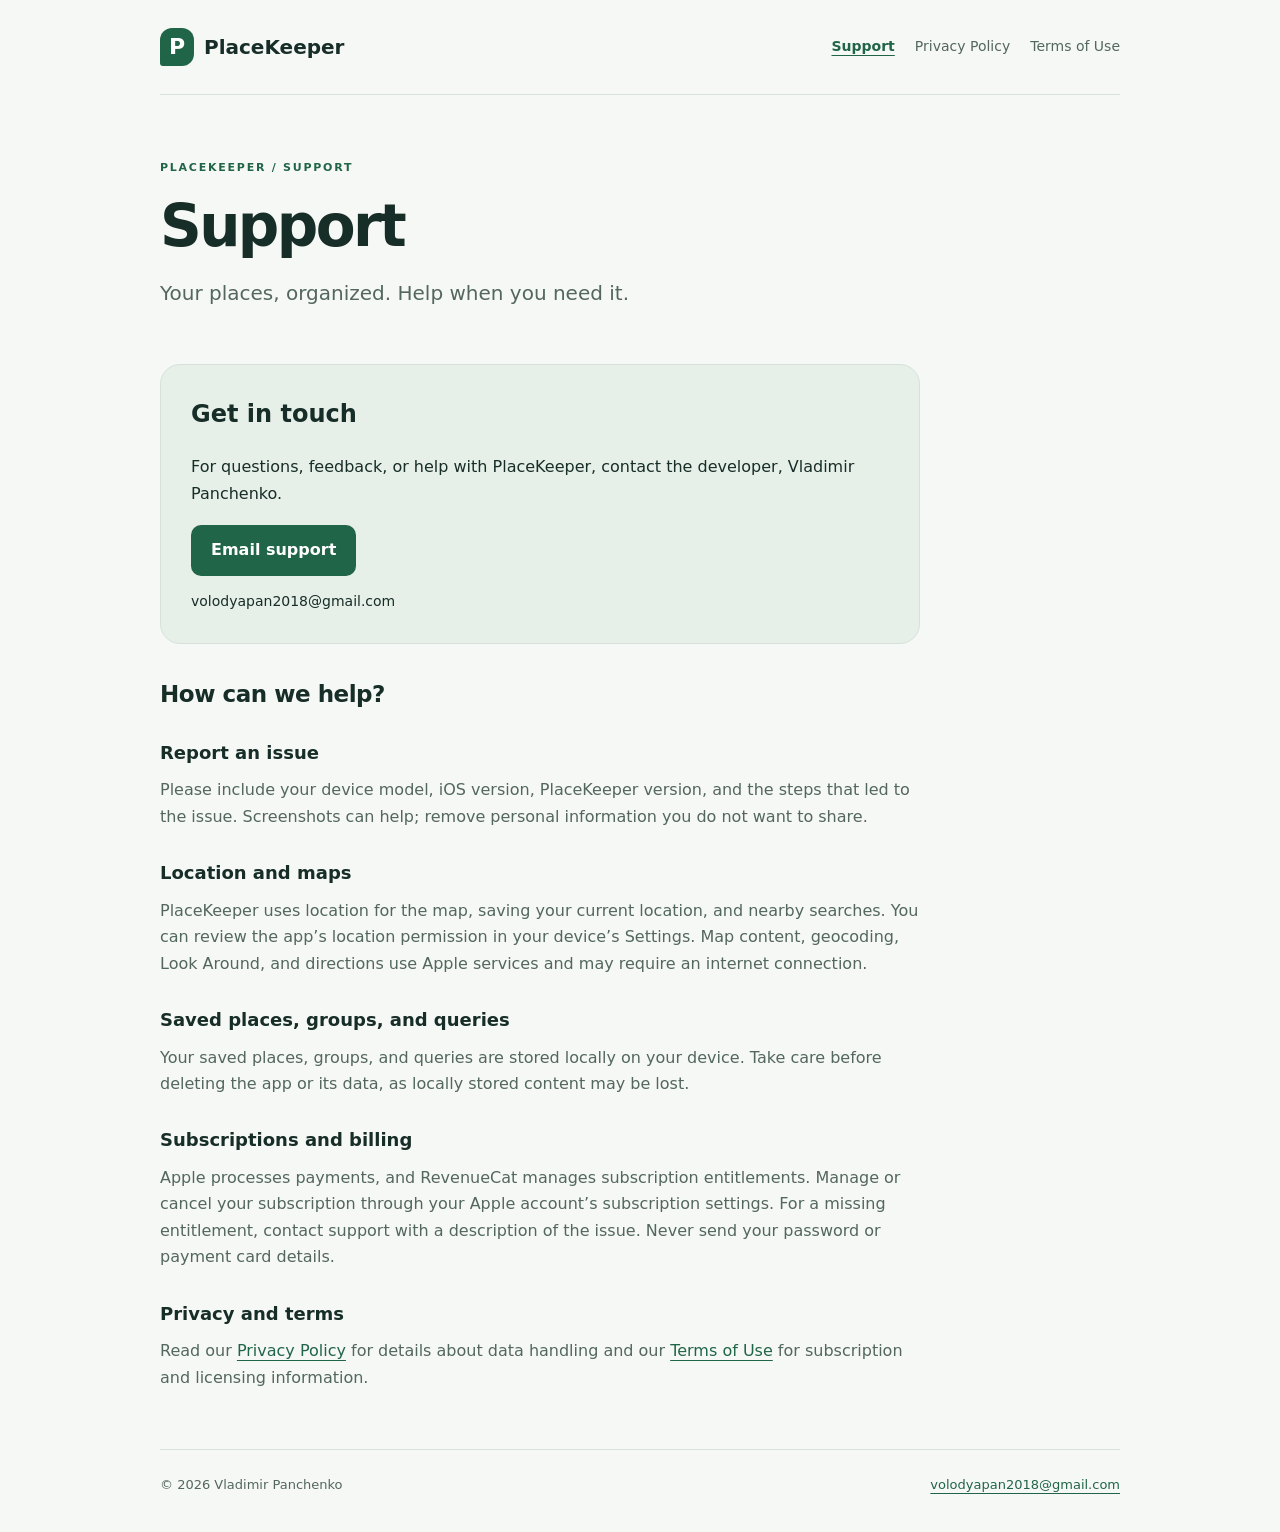
<file: index.html>
<!doctype html>
<html lang="en">
<head>
<meta charset="utf-8">
<meta name="viewport" content="width=device-width, initial-scale=1">
<meta name="color-scheme" content="light dark">
<meta name="description" content="Your places, organized. Help when you need it.">
<title>Support · PlaceKeeper</title>
<link rel="stylesheet" href="styles.css">
</head>
<body>
<!-- redeploy -->
<a class="skip" href="#main">Skip to content</a>
<header class="shell"><a class="brand" href="index.html"><span class="mark" aria-hidden="true">P</span>PlaceKeeper</a><nav aria-label="Main navigation"><a href="index.html" aria-current="page">Support</a><a href="privacy.html">Privacy Policy</a><a href="terms.html">Terms of Use</a></nav></header>
<main id="main" class="shell"><div class="hero"><p class="eyebrow">PLACEKEEPER / SUPPORT</p><h1>Support</h1><p class="lead">Your places, organized. Help when you need it.</p></div>
<section class="contact"><div><h2>Get in touch</h2><p>For questions, feedback, or help with PlaceKeeper, contact the developer, Vladimir Panchenko.</p></div><a class="button" href="mailto:volodyapan2018@gmail.com?subject=PlaceKeeper%20Support">Email support</a><p class="address">volodyapan2018@gmail.com</p></section>
<section class="prose"><h2>How can we help?</h2>
<h3>Report an issue</h3><p>Please include your device model, iOS version, PlaceKeeper version, and the steps that led to the issue. Screenshots can help; remove personal information you do not want to share.</p>
<h3>Location and maps</h3><p>PlaceKeeper uses location for the map, saving your current location, and nearby searches. You can review the app’s location permission in your device’s Settings. Map content, geocoding, Look Around, and directions use Apple services and may require an internet connection.</p>
<h3>Saved places, groups, and queries</h3><p>Your saved places, groups, and queries are stored locally on your device. Take care before deleting the app or its data, as locally stored content may be lost.</p>
<h3>Subscriptions and billing</h3><p>Apple processes payments, and RevenueCat manages subscription entitlements. Manage or cancel your subscription through your Apple account’s subscription settings. For a missing entitlement, contact support with a description of the issue. Never send your password or payment card details.</p>
<h3>Privacy and terms</h3><p>Read our <a href="privacy.html">Privacy Policy</a> for details about data handling and our <a href="terms.html">Terms of Use</a> for subscription and licensing information.</p></section></main>
<footer class="shell"><p>© 2026 Vladimir Panchenko</p><a href="mailto:volodyapan2018@gmail.com">volodyapan2018@gmail.com</a></footer>
</body>
</html>
</file>
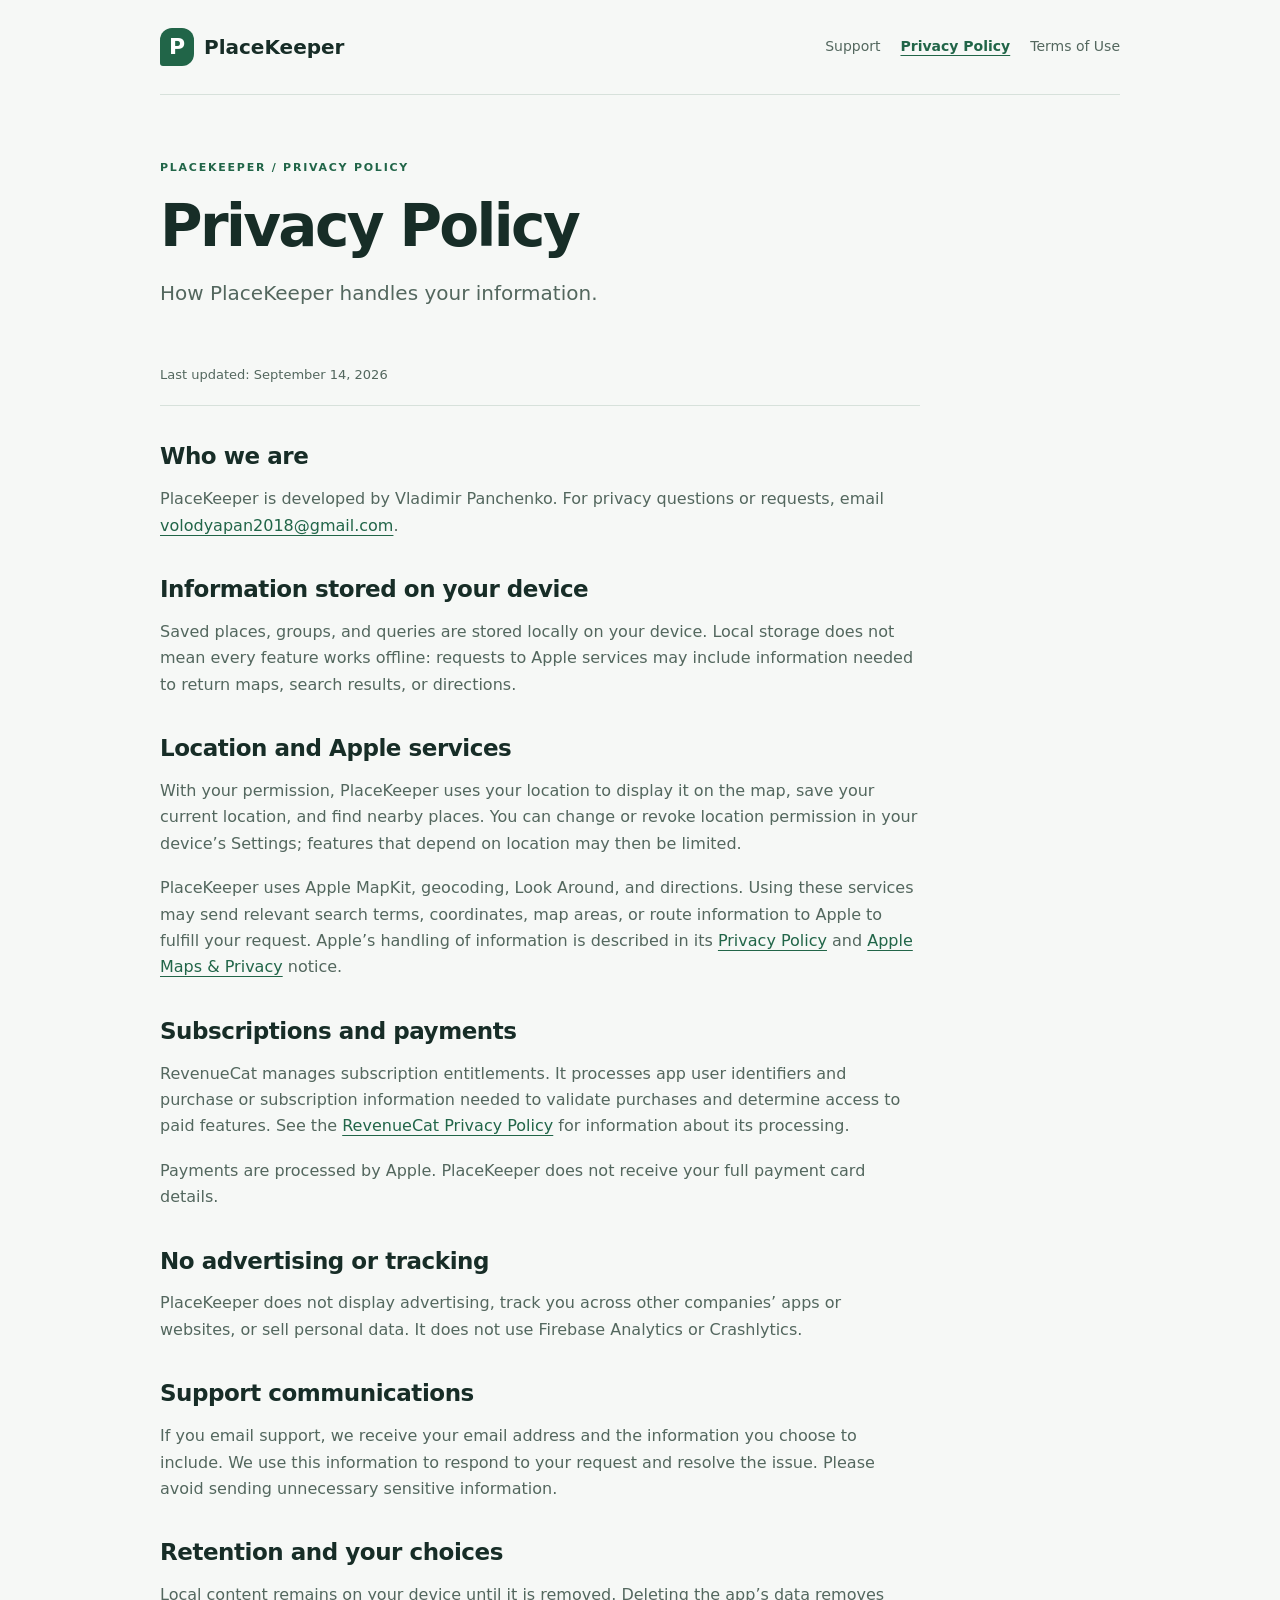
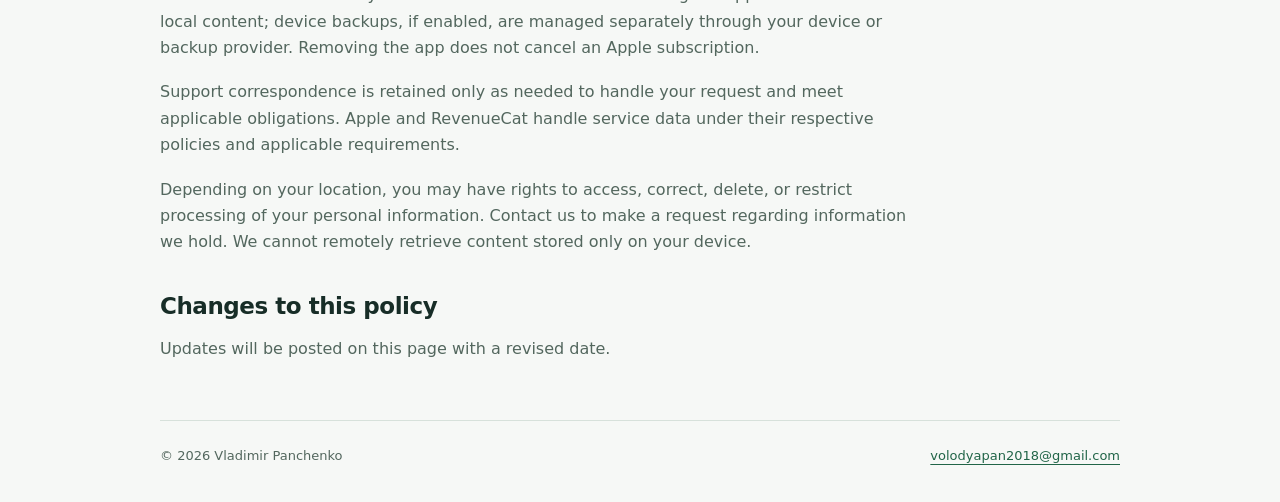
<file: privacy.html>
<!doctype html>
<html lang="en">
<head>
<meta charset="utf-8">
<meta name="viewport" content="width=device-width, initial-scale=1">
<meta name="color-scheme" content="light dark">
<meta name="description" content="How PlaceKeeper handles your information.">
<title>Privacy Policy · PlaceKeeper</title>
<link rel="stylesheet" href="styles.css">
</head>
<body>
<a class="skip" href="#main">Skip to content</a>
<header class="shell"><a class="brand" href="index.html"><span class="mark" aria-hidden="true">P</span>PlaceKeeper</a><nav aria-label="Main navigation"><a href="index.html">Support</a><a href="privacy.html" aria-current="page">Privacy Policy</a><a href="terms.html">Terms of Use</a></nav></header>
<main id="main" class="shell"><div class="hero"><p class="eyebrow">PLACEKEEPER / PRIVACY POLICY</p><h1>Privacy Policy</h1><p class="lead">How PlaceKeeper handles your information.</p></div>
<article class="prose"><p class="date">Last updated: September 14, 2026</p>
<h2>Who we are</h2><p>PlaceKeeper is developed by Vladimir Panchenko. For privacy questions or requests, email <a href="mailto:volodyapan2018@gmail.com">volodyapan2018@gmail.com</a>.</p>
<h2>Information stored on your device</h2><p>Saved places, groups, and queries are stored locally on your device. Local storage does not mean every feature works offline: requests to Apple services may include information needed to return maps, search results, or directions.</p>
<h2>Location and Apple services</h2><p>With your permission, PlaceKeeper uses your location to display it on the map, save your current location, and find nearby places. You can change or revoke location permission in your device’s Settings; features that depend on location may then be limited.</p><p>PlaceKeeper uses Apple MapKit, geocoding, Look Around, and directions. Using these services may send relevant search terms, coordinates, map areas, or route information to Apple to fulfill your request. Apple’s handling of information is described in its <a href="https://www.apple.com/legal/privacy/">Privacy Policy</a> and <a href="https://www.apple.com/legal/privacy/data/en/apple-maps/">Apple Maps &amp; Privacy</a> notice.</p>
<h2>Subscriptions and payments</h2><p>RevenueCat manages subscription entitlements. It processes app user identifiers and purchase or subscription information needed to validate purchases and determine access to paid features. See the <a href="https://www.revenuecat.com/privacy">RevenueCat Privacy Policy</a> for information about its processing.</p><p>Payments are processed by Apple. PlaceKeeper does not receive your full payment card details.</p>
<h2>No advertising or tracking</h2><p>PlaceKeeper does not display advertising, track you across other companies’ apps or websites, or sell personal data. It does not use Firebase Analytics or Crashlytics.</p>
<h2>Support communications</h2><p>If you email support, we receive your email address and the information you choose to include. We use this information to respond to your request and resolve the issue. Please avoid sending unnecessary sensitive information.</p>
<h2>Retention and your choices</h2><p>Local content remains on your device until it is removed. Deleting the app’s data removes local content; device backups, if enabled, are managed separately through your device or backup provider. Removing the app does not cancel an Apple subscription.</p><p>Support correspondence is retained only as needed to handle your request and meet applicable obligations. Apple and RevenueCat handle service data under their respective policies and applicable requirements.</p><p>Depending on your location, you may have rights to access, correct, delete, or restrict processing of your personal information. Contact us to make a request regarding information we hold. We cannot remotely retrieve content stored only on your device.</p>
<h2>Changes to this policy</h2><p>Updates will be posted on this page with a revised date.</p>
</article></main>
<footer class="shell"><p>© 2026 Vladimir Panchenko</p><a href="mailto:volodyapan2018@gmail.com">volodyapan2018@gmail.com</a></footer>
</body>
</html>
</file>
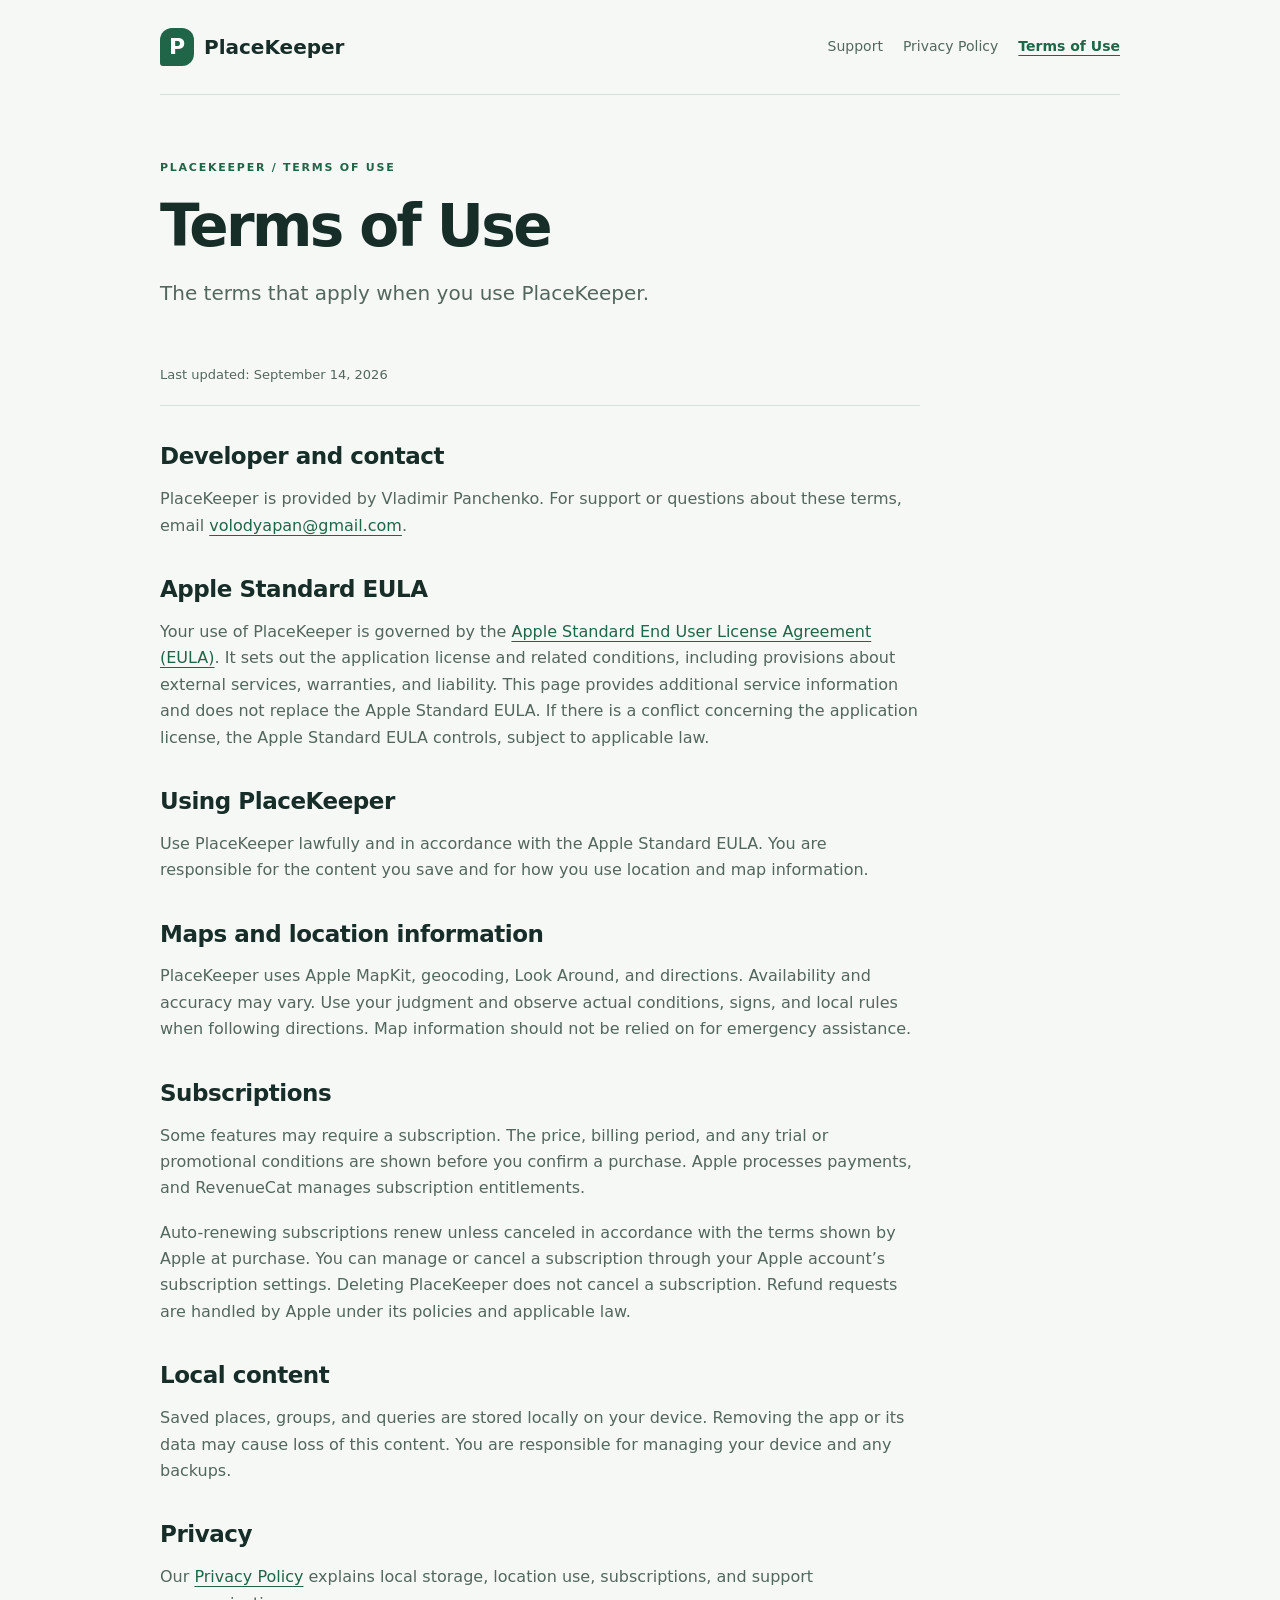
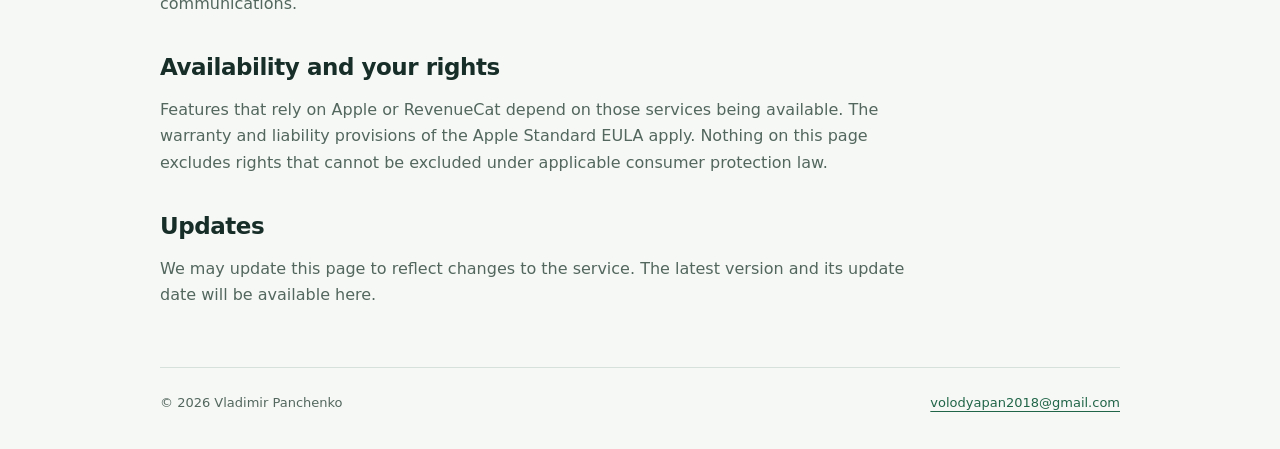
<file: terms.html>
<!doctype html>
<html lang="en">
<head>
<meta charset="utf-8">
<meta name="viewport" content="width=device-width, initial-scale=1">
<meta name="color-scheme" content="light dark">
<meta name="description" content="The terms that apply when you use PlaceKeeper.">
<title>Terms of Use · PlaceKeeper</title>
<link rel="stylesheet" href="styles.css">
</head>
<body>
<a class="skip" href="#main">Skip to content</a>
<header class="shell"><a class="brand" href="index.html"><span class="mark" aria-hidden="true">P</span>PlaceKeeper</a><nav aria-label="Main navigation"><a href="index.html">Support</a><a href="privacy.html">Privacy Policy</a><a href="terms.html" aria-current="page">Terms of Use</a></nav></header>
<main id="main" class="shell"><div class="hero"><p class="eyebrow">PLACEKEEPER / TERMS OF USE</p><h1>Terms of Use</h1><p class="lead">The terms that apply when you use PlaceKeeper.</p></div>
<article class="prose"><p class="date">Last updated: September 14, 2026</p>
<h2>Developer and contact</h2><p>PlaceKeeper is provided by Vladimir Panchenko. For support or questions about these terms, email <a href="mailto:vp.appstore@gmail.com">volodyapan@gmail.com</a>.</p>
<h2>Apple Standard EULA</h2><p>Your use of PlaceKeeper is governed by the <a href="https://www.apple.com/legal/internet-services/itunes/dev/stdeula/">Apple Standard End User License Agreement (EULA)</a>. It sets out the application license and related conditions, including provisions about external services, warranties, and liability. This page provides additional service information and does not replace the Apple Standard EULA. If there is a conflict concerning the application license, the Apple Standard EULA controls, subject to applicable law.</p>
<h2>Using PlaceKeeper</h2><p>Use PlaceKeeper lawfully and in accordance with the Apple Standard EULA. You are responsible for the content you save and for how you use location and map information.</p>
<h2>Maps and location information</h2><p>PlaceKeeper uses Apple MapKit, geocoding, Look Around, and directions. Availability and accuracy may vary. Use your judgment and observe actual conditions, signs, and local rules when following directions. Map information should not be relied on for emergency assistance.</p>
<h2>Subscriptions</h2><p>Some features may require a subscription. The price, billing period, and any trial or promotional conditions are shown before you confirm a purchase. Apple processes payments, and RevenueCat manages subscription entitlements.</p><p>Auto-renewing subscriptions renew unless canceled in accordance with the terms shown by Apple at purchase. You can manage or cancel a subscription through your Apple account’s subscription settings. Deleting PlaceKeeper does not cancel a subscription. Refund requests are handled by Apple under its policies and applicable law.</p>
<h2>Local content</h2><p>Saved places, groups, and queries are stored locally on your device. Removing the app or its data may cause loss of this content. You are responsible for managing your device and any backups.</p>
<h2>Privacy</h2><p>Our <a href="privacy.html">Privacy Policy</a> explains local storage, location use, subscriptions, and support communications.</p>
<h2>Availability and your rights</h2><p>Features that rely on Apple or RevenueCat depend on those services being available. The warranty and liability provisions of the Apple Standard EULA apply. Nothing on this page excludes rights that cannot be excluded under applicable consumer protection law.</p>
<h2>Updates</h2><p>We may update this page to reflect changes to the service. The latest version and its update date will be available here.</p></article></main>
<footer class="shell"><p>© 2026 Vladimir Panchenko</p><a href="mailto:volodyapan2018@gmail.com">volodyapan2018@gmail.com</a></footer>
</body>
</html>
</file>
<file: styles.css>
:root{color-scheme:light dark;--bg:#f6f8f6;--surface:#fff;--ink:#172d27;--muted:#53675e;--line:#d7e1db;--accent:#216548;--tint:#e6f0e9}*{box-sizing:border-box}html{font-family:system-ui,-apple-system,BlinkMacSystemFont,"Segoe UI",sans-serif;line-height:1.65;background:var(--bg);color:var(--ink)}body{margin:0}a{color:var(--accent);text-underline-offset:4px}a:hover{text-decoration-thickness:2px}a:focus-visible{outline:3px solid var(--accent);outline-offset:5px;border-radius:3px}.shell{width:min(100% - 48px,960px);margin-inline:auto}header{display:flex;align-items:center;justify-content:space-between;gap:24px;padding-block:28px;border-bottom:1px solid var(--line)}.brand{display:flex;align-items:center;gap:10px;font-size:20px;font-weight:750;color:var(--ink);text-decoration:none}.mark{display:grid;place-items:center;width:34px;height:38px;border-radius:12px 12px 12px 3px;background:var(--accent);color:var(--surface);font-size:22px}nav{display:flex;flex-wrap:wrap;gap:20px;font-size:14px}nav a{color:var(--muted);text-decoration:none}nav a[aria-current]{color:var(--accent);text-decoration:underline;font-weight:650}.hero{padding:64px 0 36px;max-width:760px}.eyebrow{font-size:11px;letter-spacing:.16em;font-weight:750;color:var(--accent)}h1{font-size:clamp(36px,7vw,58px);line-height:1.1;letter-spacing:-.045em;margin:18px 0}p{margin:0 0 18px}.lead{color:var(--muted);font-size:20px}.contact{padding:30px;border:1px solid var(--line);border-radius:20px;background:var(--tint);max-width:760px}.contact h2{margin-top:0}.button{display:inline-block;background:var(--accent);color:var(--surface);border-radius:10px;padding:12px 20px;text-decoration:none;font-weight:650}.address{font-size:14px;margin:14px 0 0;overflow-wrap:anywhere}.prose{max-width:760px;padding-bottom:40px}.prose h2{font-size:23px;line-height:1.3;margin:36px 0 14px;letter-spacing:-.02em}.prose h3{font-size:18px;margin:28px 0 10px}.prose p{color:var(--muted)}.date{font-size:13px;padding-bottom:20px;border-bottom:1px solid var(--line)}footer{border-top:1px solid var(--line);padding-block:24px 36px;display:flex;justify-content:space-between;gap:16px;font-size:13px;color:var(--muted)}footer p{margin:0}footer a{overflow-wrap:anywhere}.skip{position:absolute;top:-100px;left:16px;padding:10px;background:var(--surface);z-index:1}.skip:focus{top:12px}@media(prefers-color-scheme:dark){:root{--bg:#111c18;--surface:#182720;--ink:#eaf2ed;--muted:#b5c7bd;--line:#34483d;--accent:#a1dfb9;--tint:#20352a}}@media(max-width:600px){.shell{width:calc(100% - 36px)}header{align-items:flex-start;flex-direction:column;gap:18px;padding-block:22px}nav{gap:18px}.hero{padding-top:40px}.contact{padding:24px}footer{flex-direction:column;gap:6px}}@media print{html{background:white;color:black}header,footer,.skip{display:none}.shell{width:100%}.hero{padding-top:0}.prose{max-width:none}.prose p,.lead{color:black}a{color:inherit}.contact{break-inside:avoid}}
</file>
